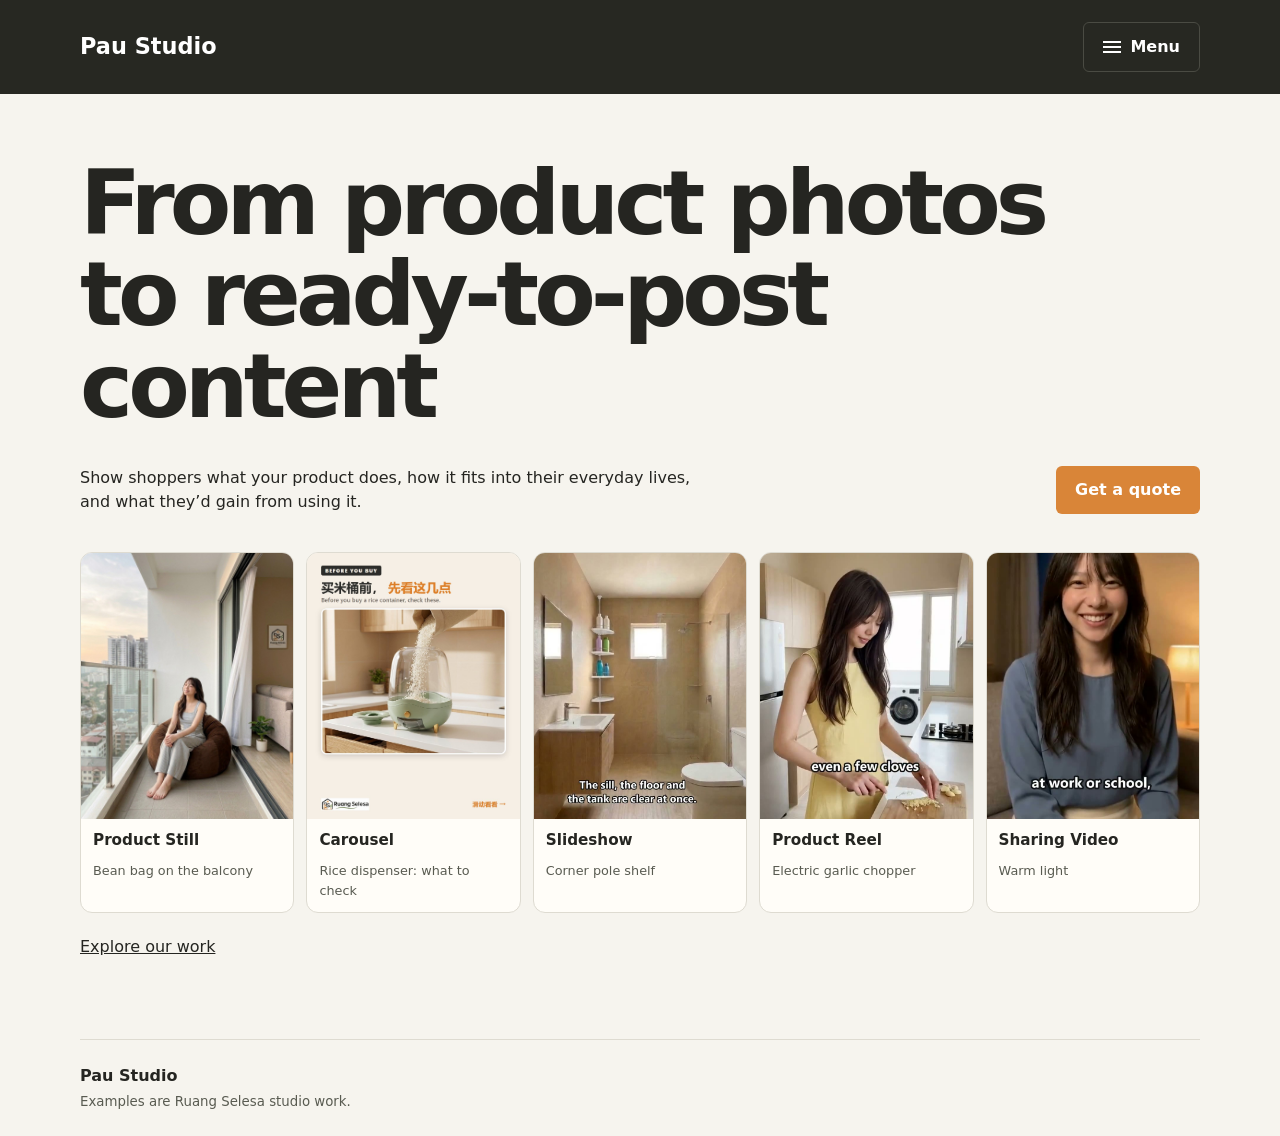
<file: index.html>
<!doctype html>
<html lang="en">
<head>
<meta charset="utf-8"><meta name="viewport" content="width=device-width, initial-scale=1">
<title>Retail social content | Pau Studio</title>
<style>
:root{--ink:#252521;--paper:#f7f4ec;--orange:#f3a14d;--line:#d7d3c8}*{box-sizing:border-box}body{margin:0;background:var(--paper);color:var(--ink);font:16px/1.5 system-ui,sans-serif}a{color:inherit}header,main,footer{width:min(1120px,90%);margin:auto}header{display:flex;justify-content:space-between;align-items:center;padding:22px 0;border-bottom:1px solid var(--line);gap:12px}.logo{font-weight:850;font-size:1.4rem;text-decoration:none}nav{display:flex;gap:18px}nav a{text-decoration:none}nav a:hover{text-decoration:underline}section{padding:64px 0;border-bottom:1px solid var(--line)}h1,h2{line-height:1.02;letter-spacing:-.055em;margin:0 0 18px}h1{font-size:clamp(3rem,7vw,6.3rem);max-width:1010px}h2{font-size:clamp(2.1rem,4.2vw,3.7rem)}p{max-width:60ch} .intro{display:flex;justify-content:space-between;align-items:center;gap:20px;margin-bottom:22px}.cta,button{display:inline-block;border:0;background:var(--orange);color:var(--ink);font:inherit;font-weight:750;text-decoration:none;padding:12px 19px;border-radius:6px;cursor:pointer;white-space:nowrap}.showcase{position:relative;min-height:390px;overflow:hidden;border-radius:12px;background:#696452}.showcase span{position:absolute;bottom:16px;left:16px;background:var(--paper);padding:7px 12px;border-radius:4px}.formats{display:grid;grid-template-columns:repeat(5,1fr);gap:10px;margin-top:24px}.format{background:#e9e6dc;border:1px solid var(--line);border-radius:8px;padding:16px;text-align:left;white-space:normal}.format[aria-pressed=true]{background:var(--orange);border-color:var(--ink)}.sample{margin-top:16px;background:#dedfd3;border-radius:10px;padding:24px}.sample p{margin-bottom:0}.contact{display:grid;grid-template-columns:1fr 1fr;gap:32px}form{display:grid;gap:14px}label{display:grid;gap:4px;font-weight:650}input,select,textarea{padding:10px;background:#fffdf8;border:1px solid #827e72;border-radius:5px;font:inherit;width:100%;color:inherit}textarea{min-height:90px}form button{justify-self:start}footer{padding:24px 0}footer small{display:block;margin-top:4px}@media(max-width:650px){section{padding:42px 0}.intro{align-items:flex-start;flex-direction:column}.showcase{min-height:250px}.formats{grid-template-columns:repeat(2,1fr)}.contact{grid-template-columns:1fr}}
header{position:relative;z-index:2}
.menu-toggle{display:flex;align-items:center;gap:9px;background:transparent;border:1px solid var(--line)}
.menu-toggle:hover,.menu-toggle[aria-expanded=true]{background:var(--orange)}
.menu-icon{display:grid;gap:3px;width:18px}
.menu-icon i{height:2px;background:currentColor}
.site-menu{position:absolute;right:0;top:calc(100% + 8px);display:grid;gap:0;width:min(280px,100%);background:#fffdf8;border:1px solid var(--line);border-radius:8px;padding:8px;box-shadow:0 12px 24px #25252122}
.site-menu[hidden]{display:none}
.site-menu a{padding:11px 14px;border-radius:4px;font-weight:650}
.site-menu a:hover,.site-menu a:focus-visible{background:#ebe7dc}
.service-list{max-width:760px;margin:24px 0 0}
.service-list div{display:grid;grid-template-columns:minmax(130px,1fr) 3fr;gap:12px;padding:12px 0;border-top:1px solid var(--line)}
.service-list dt{font-weight:750}
.service-list dd{margin:0}
@media(max-width:520px){.service-list div{grid-template-columns:1fr;gap:4px}}
.site-menu a[aria-current=page]{background:var(--orange)}</style>
<link rel="stylesheet" href="assets/site.css">
</head>
<body>
<header><a class="logo" href="index.html">Pau Studio</a><button class="menu-toggle" type="button" aria-expanded="false" aria-controls="site-menu"><span class="menu-icon" aria-hidden="true"><i></i><i></i><i></i></span>Menu</button>
<nav class="site-menu" id="site-menu" aria-label="Main navigation" hidden>
<a href="about.html">About</a><a href="services.html">Services</a><a href="work.html">Work</a><a href="contact.html">Contact</a>
</nav></header>
<main>
<section aria-labelledby="hero-title">
<h1 id="hero-title">From product photos to ready-to-post content</h1>
<div class="intro"><p>Show shoppers what your product does, how it fits into their everyday lives, and what they’d gain from using it.</p><a class="cta" href="contact.html">Get a quote</a></div>
<div class="latest" id="latest" aria-label="Latest work in each format"></div>
<p><a href="work.html">Explore our work</a></p></section>
</main>
<footer><strong>Pau Studio</strong><small>Examples are Ruang Selesa studio work.</small></footer>
<script>
const menuToggle = document.querySelector('.menu-toggle');
const siteMenu = document.querySelector('#site-menu');
function setMenuOpen(open) {
  menuToggle.setAttribute('aria-expanded', String(open));
  siteMenu.hidden = !open;
}
menuToggle.addEventListener('click', () => setMenuOpen(siteMenu.hidden));
document.addEventListener('click', event => {
  if (!siteMenu.hidden && !event.target.closest('.menu-toggle, .site-menu')) setMenuOpen(false);
});
document.addEventListener('keydown', event => {
  if (event.key === 'Escape' && !siteMenu.hidden) {
    setMenuOpen(false);
    menuToggle.focus();
  }
});
</script>
<script src="assets/showcase.js"></script>
</body>
</html>
</file>
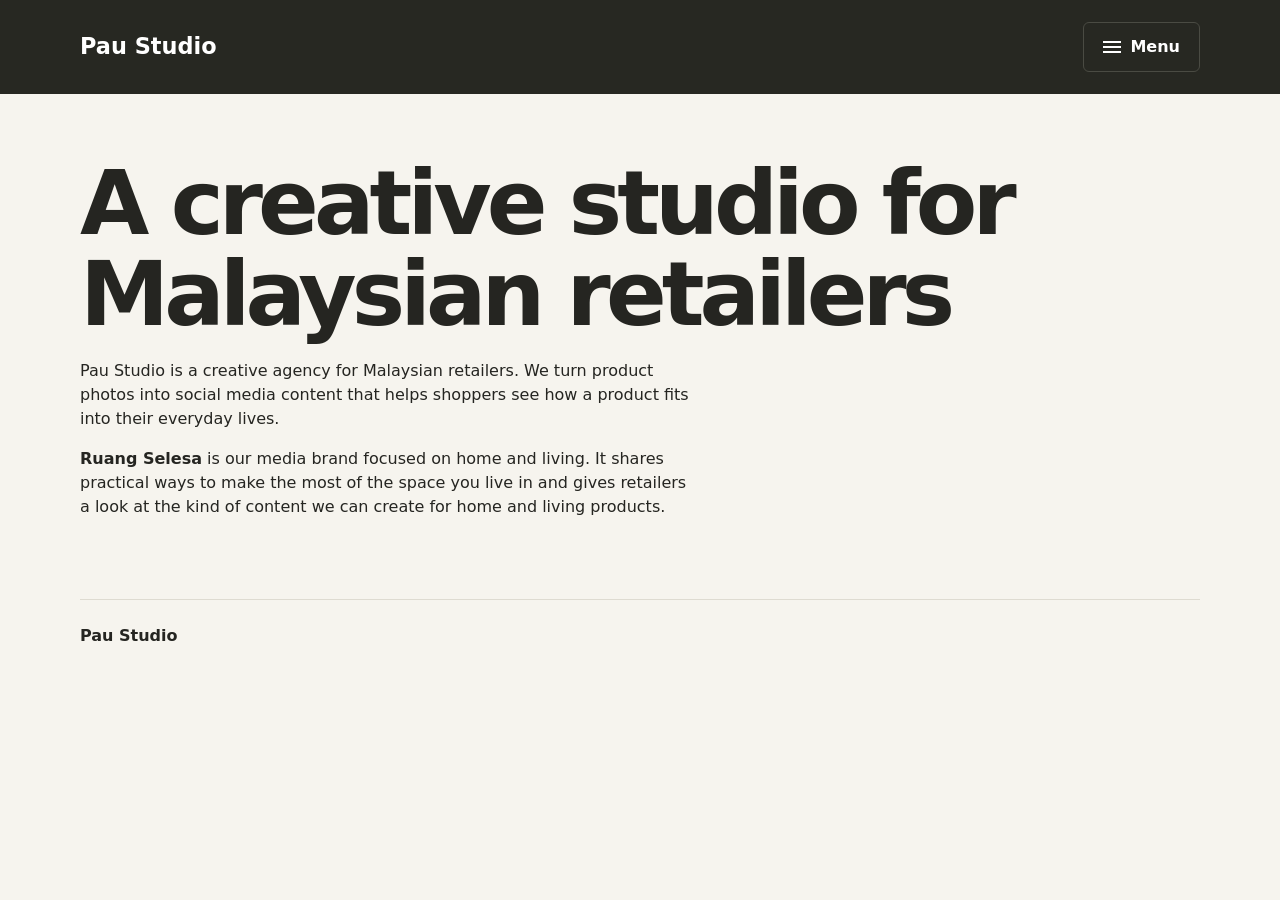
<file: about.html>
<!doctype html>
<html lang="en">
<head>
<meta charset="utf-8"><meta name="viewport" content="width=device-width, initial-scale=1">
<title>About | Pau Studio</title>
<style>
:root{--ink:#252521;--paper:#f7f4ec;--orange:#f3a14d;--line:#d7d3c8}*{box-sizing:border-box}body{margin:0;background:var(--paper);color:var(--ink);font:16px/1.5 system-ui,sans-serif}a{color:inherit}header,main,footer{width:min(1120px,90%);margin:auto}header{display:flex;justify-content:space-between;align-items:center;padding:22px 0;border-bottom:1px solid var(--line);gap:12px}.logo{font-weight:850;font-size:1.4rem;text-decoration:none}nav{display:flex;gap:18px}nav a{text-decoration:none}nav a:hover{text-decoration:underline}section{padding:64px 0;border-bottom:1px solid var(--line)}h1,h2{line-height:1.02;letter-spacing:-.055em;margin:0 0 18px}h1{font-size:clamp(3rem,7vw,6.3rem);max-width:1010px}h2{font-size:clamp(2.1rem,4.2vw,3.7rem)}p{max-width:60ch} .intro{display:flex;justify-content:space-between;align-items:center;gap:20px;margin-bottom:22px}.cta,button{display:inline-block;border:0;background:var(--orange);color:var(--ink);font:inherit;font-weight:750;text-decoration:none;padding:12px 19px;border-radius:6px;cursor:pointer;white-space:nowrap}.showcase{position:relative;min-height:390px;overflow:hidden;border-radius:12px;background:#696452}.showcase span{position:absolute;bottom:16px;left:16px;background:var(--paper);padding:7px 12px;border-radius:4px}.formats{display:grid;grid-template-columns:repeat(5,1fr);gap:10px;margin-top:24px}.format{background:#e9e6dc;border:1px solid var(--line);border-radius:8px;padding:16px;text-align:left;white-space:normal}.format[aria-pressed=true]{background:var(--orange);border-color:var(--ink)}.sample{margin-top:16px;background:#dedfd3;border-radius:10px;padding:24px}.sample p{margin-bottom:0}.contact{display:grid;grid-template-columns:1fr 1fr;gap:32px}form{display:grid;gap:14px}label{display:grid;gap:4px;font-weight:650}input,select,textarea{padding:10px;background:#fffdf8;border:1px solid #827e72;border-radius:5px;font:inherit;width:100%;color:inherit}textarea{min-height:90px}form button{justify-self:start}footer{padding:24px 0}footer small{display:block;margin-top:4px}@media(max-width:650px){section{padding:42px 0}.intro{align-items:flex-start;flex-direction:column}.showcase{min-height:250px}.formats{grid-template-columns:repeat(2,1fr)}.contact{grid-template-columns:1fr}}
header{position:relative;z-index:2}
.menu-toggle{display:flex;align-items:center;gap:9px;background:transparent;border:1px solid var(--line)}
.menu-toggle:hover,.menu-toggle[aria-expanded=true]{background:var(--orange)}
.menu-icon{display:grid;gap:3px;width:18px}
.menu-icon i{height:2px;background:currentColor}
.site-menu{position:absolute;right:0;top:calc(100% + 8px);display:grid;gap:0;width:min(280px,100%);background:#fffdf8;border:1px solid var(--line);border-radius:8px;padding:8px;box-shadow:0 12px 24px #25252122}
.site-menu[hidden]{display:none}
.site-menu a{padding:11px 14px;border-radius:4px;font-weight:650}
.site-menu a:hover,.site-menu a:focus-visible{background:#ebe7dc}
.service-list{max-width:760px;margin:24px 0 0}
.service-list div{display:grid;grid-template-columns:minmax(130px,1fr) 3fr;gap:12px;padding:12px 0;border-top:1px solid var(--line)}
.service-list dt{font-weight:750}
.service-list dd{margin:0}
@media(max-width:520px){.service-list div{grid-template-columns:1fr;gap:4px}}
.site-menu a[aria-current=page]{background:var(--orange)}</style>
<link rel="stylesheet" href="assets/site.css">
</head>
<body>
<header><a class="logo" href="index.html">Pau Studio</a><button class="menu-toggle" type="button" aria-expanded="false" aria-controls="site-menu"><span class="menu-icon" aria-hidden="true"><i></i><i></i><i></i></span>Menu</button>
<nav class="site-menu" id="site-menu" aria-label="Main navigation" hidden>
<a href="about.html" aria-current="page">About</a><a href="services.html">Services</a><a href="work.html">Work</a><a href="contact.html">Contact</a>
</nav></header>
<main>
<section id="about">
<h1>A creative studio for Malaysian retailers</h1>
<p>Pau Studio is a creative agency for Malaysian retailers. We turn product photos into social media content that helps shoppers see how a product fits into their everyday lives.</p>
<p><strong>Ruang Selesa</strong> is our media brand focused on home and living. It shares practical ways to make the most of the space you live in and gives retailers a look at the kind of content we can create for home and living products.</p>
</section>
</main>
<footer><strong>Pau Studio</strong></footer>
<script>
const menuToggle = document.querySelector('.menu-toggle');
const siteMenu = document.querySelector('#site-menu');
function setMenuOpen(open) {
  menuToggle.setAttribute('aria-expanded', String(open));
  siteMenu.hidden = !open;
}
menuToggle.addEventListener('click', () => setMenuOpen(siteMenu.hidden));
document.addEventListener('click', event => {
  if (!siteMenu.hidden && !event.target.closest('.menu-toggle, .site-menu')) setMenuOpen(false);
});
document.addEventListener('keydown', event => {
  if (event.key === 'Escape' && !siteMenu.hidden) {
    setMenuOpen(false);
    menuToggle.focus();
  }
});
</script>
</body>
</html>
</file>
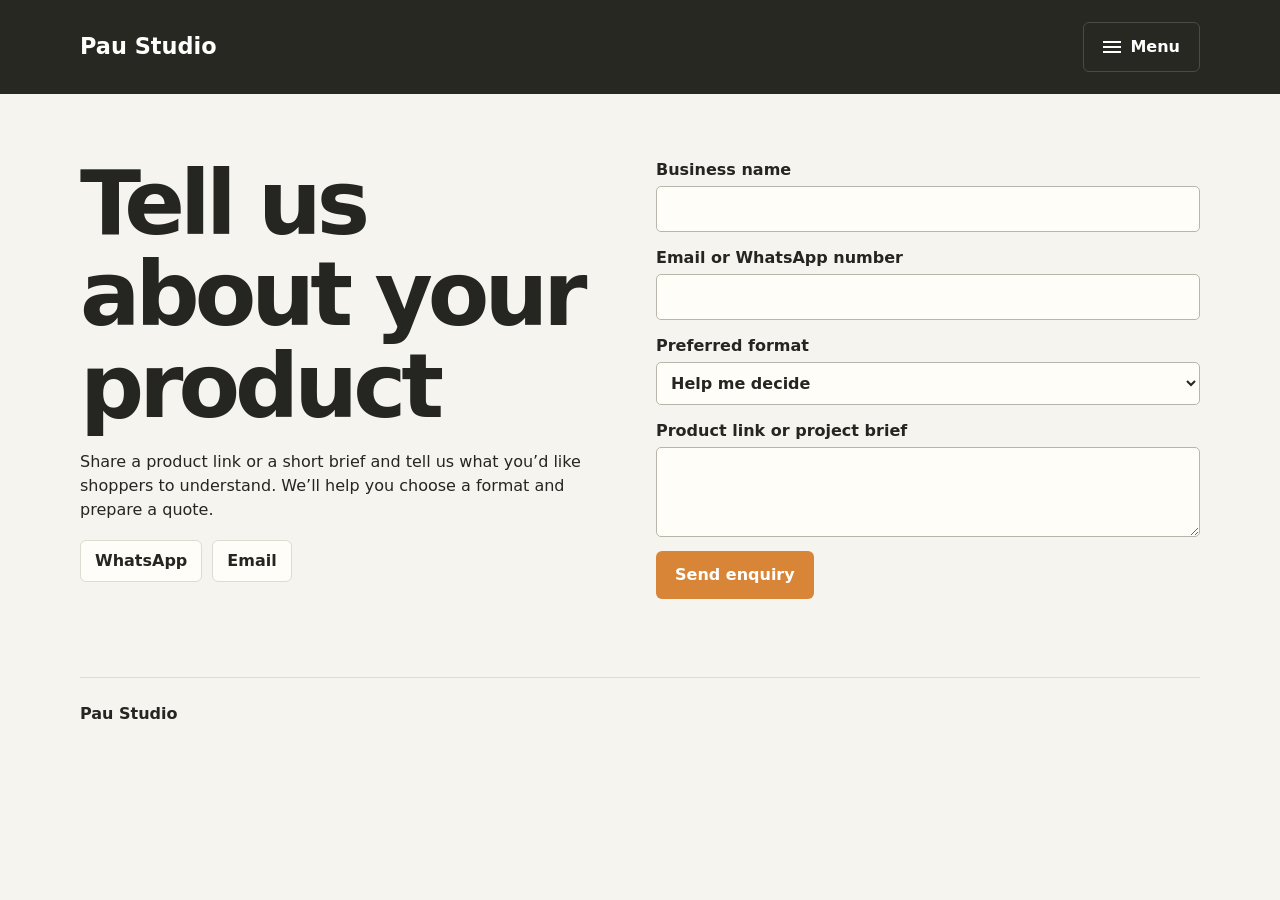
<file: contact.html>
<!doctype html>
<html lang="en">
<head>
<meta charset="utf-8"><meta name="viewport" content="width=device-width, initial-scale=1">
<title>Contact | Pau Studio</title>
<style>
:root{--ink:#252521;--paper:#f7f4ec;--orange:#f3a14d;--line:#d7d3c8}*{box-sizing:border-box}body{margin:0;background:var(--paper);color:var(--ink);font:16px/1.5 system-ui,sans-serif}a{color:inherit}header,main,footer{width:min(1120px,90%);margin:auto}header{display:flex;justify-content:space-between;align-items:center;padding:22px 0;border-bottom:1px solid var(--line);gap:12px}.logo{font-weight:850;font-size:1.4rem;text-decoration:none}nav{display:flex;gap:18px}nav a{text-decoration:none}nav a:hover{text-decoration:underline}section{padding:64px 0;border-bottom:1px solid var(--line)}h1,h2{line-height:1.02;letter-spacing:-.055em;margin:0 0 18px}h1{font-size:clamp(3rem,7vw,6.3rem);max-width:1010px}h2{font-size:clamp(2.1rem,4.2vw,3.7rem)}p{max-width:60ch} .intro{display:flex;justify-content:space-between;align-items:center;gap:20px;margin-bottom:22px}.cta,button{display:inline-block;border:0;background:var(--orange);color:var(--ink);font:inherit;font-weight:750;text-decoration:none;padding:12px 19px;border-radius:6px;cursor:pointer;white-space:nowrap}.showcase{position:relative;min-height:390px;overflow:hidden;border-radius:12px;background:#696452}.showcase span{position:absolute;bottom:16px;left:16px;background:var(--paper);padding:7px 12px;border-radius:4px}.formats{display:grid;grid-template-columns:repeat(5,1fr);gap:10px;margin-top:24px}.format{background:#e9e6dc;border:1px solid var(--line);border-radius:8px;padding:16px;text-align:left;white-space:normal}.format[aria-pressed=true]{background:var(--orange);border-color:var(--ink)}.sample{margin-top:16px;background:#dedfd3;border-radius:10px;padding:24px}.sample p{margin-bottom:0}.contact{display:grid;grid-template-columns:1fr 1fr;gap:32px}form{display:grid;gap:14px}label{display:grid;gap:4px;font-weight:650}input,select,textarea{padding:10px;background:#fffdf8;border:1px solid #827e72;border-radius:5px;font:inherit;width:100%;color:inherit}textarea{min-height:90px}form button{justify-self:start}footer{padding:24px 0}footer small{display:block;margin-top:4px}@media(max-width:650px){section{padding:42px 0}.intro{align-items:flex-start;flex-direction:column}.showcase{min-height:250px}.formats{grid-template-columns:repeat(2,1fr)}.contact{grid-template-columns:1fr}}
header{position:relative;z-index:2}
.menu-toggle{display:flex;align-items:center;gap:9px;background:transparent;border:1px solid var(--line)}
.menu-toggle:hover,.menu-toggle[aria-expanded=true]{background:var(--orange)}
.menu-icon{display:grid;gap:3px;width:18px}
.menu-icon i{height:2px;background:currentColor}
.site-menu{position:absolute;right:0;top:calc(100% + 8px);display:grid;gap:0;width:min(280px,100%);background:#fffdf8;border:1px solid var(--line);border-radius:8px;padding:8px;box-shadow:0 12px 24px #25252122}
.site-menu[hidden]{display:none}
.site-menu a{padding:11px 14px;border-radius:4px;font-weight:650}
.site-menu a:hover,.site-menu a:focus-visible{background:#ebe7dc}
.service-list{max-width:760px;margin:24px 0 0}
.service-list div{display:grid;grid-template-columns:minmax(130px,1fr) 3fr;gap:12px;padding:12px 0;border-top:1px solid var(--line)}
.service-list dt{font-weight:750}
.service-list dd{margin:0}
@media(max-width:520px){.service-list div{grid-template-columns:1fr;gap:4px}}
.site-menu a[aria-current=page]{background:var(--orange)}</style>
<link rel="stylesheet" href="assets/site.css">
</head>
<body>
<header><a class="logo" href="index.html">Pau Studio</a><button class="menu-toggle" type="button" aria-expanded="false" aria-controls="site-menu"><span class="menu-icon" aria-hidden="true"><i></i><i></i><i></i></span>Menu</button>
<nav class="site-menu" id="site-menu" aria-label="Main navigation" hidden>
<a href="about.html">About</a><a href="services.html">Services</a><a href="work.html">Work</a><a href="contact.html" aria-current="page">Contact</a>
</nav></header>
<main>
<section class="contact" id="contact">
<div><h1>Tell us about your product</h1><p>Share a product link or a short brief and tell us what you’d like shoppers to understand. We’ll help you choose a format and prepare a quote.</p>
<div class="direct"><a href="https://wa.me/60149207099?text=Hi%20Pau%20Studio%2C%20I%27d%20like%20to%20ask%20about%20content%20for%20my%20product." target="_blank" rel="noopener">WhatsApp</a><a href="mailto:admin@pauanalytics.com?subject=Pau%20Studio%20enquiry">Email</a></div></div>
<form id="enquiry" data-source="contact">
<label class="trap" aria-hidden="true">Website<input name="website" tabindex="-1" autocomplete="off"></label>
<label>Business name<input name="business" autocomplete="organization" required></label>
<label>Email or WhatsApp number<input name="contact" required></label>
<label>Preferred format<select name="format"><option>Help me decide</option><option>Product Still</option><option>Carousel</option><option>Slideshow</option><option>Product Reel</option><option>Sharing Video</option></select></label>
<label>Product link or project brief<textarea name="brief" required></textarea></label>
<button type="submit">Send enquiry</button><div id="status" role="status"></div>
</form>
</section>
</main>
<footer><strong>Pau Studio</strong></footer>
<script>
const menuToggle = document.querySelector('.menu-toggle');
const siteMenu = document.querySelector('#site-menu');
function setMenuOpen(open) {
  menuToggle.setAttribute('aria-expanded', String(open));
  siteMenu.hidden = !open;
}
menuToggle.addEventListener('click', () => setMenuOpen(siteMenu.hidden));
document.addEventListener('click', event => {
  if (!siteMenu.hidden && !event.target.closest('.menu-toggle, .site-menu')) setMenuOpen(false);
});
document.addEventListener('keydown', event => {
  if (event.key === 'Escape' && !siteMenu.hidden) {
    setMenuOpen(false);
    menuToggle.focus();
  }
});
</script>
<script src="assets/contact.js"></script>
</body>
</html>
</file>
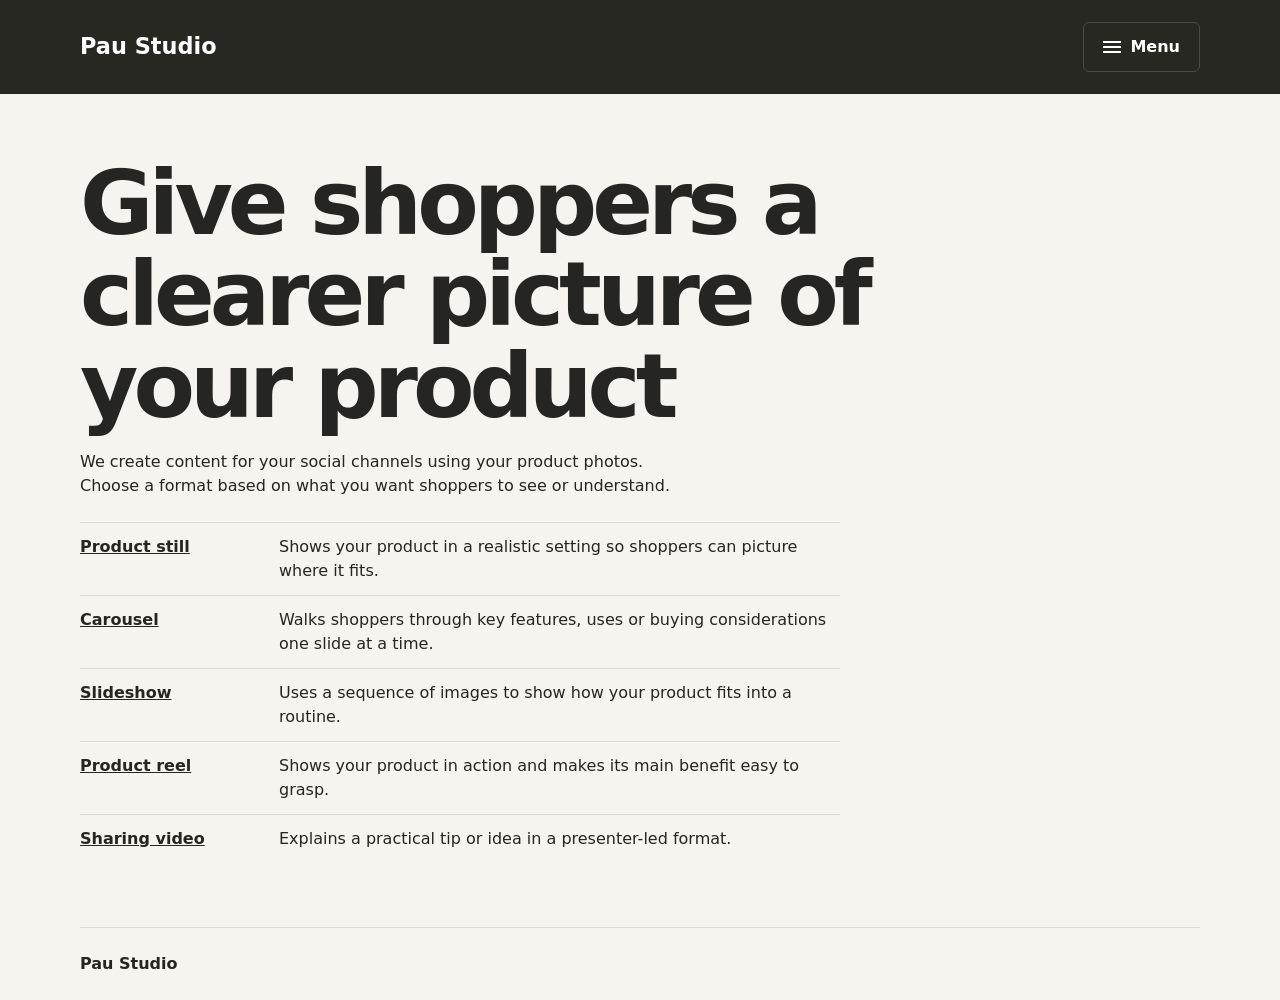
<file: services.html>
<!doctype html>
<html lang="en">
<head>
<meta charset="utf-8"><meta name="viewport" content="width=device-width, initial-scale=1">
<title>Services | Pau Studio</title>
<style>
:root{--ink:#252521;--paper:#f7f4ec;--orange:#f3a14d;--line:#d7d3c8}*{box-sizing:border-box}body{margin:0;background:var(--paper);color:var(--ink);font:16px/1.5 system-ui,sans-serif}a{color:inherit}header,main,footer{width:min(1120px,90%);margin:auto}header{display:flex;justify-content:space-between;align-items:center;padding:22px 0;border-bottom:1px solid var(--line);gap:12px}.logo{font-weight:850;font-size:1.4rem;text-decoration:none}nav{display:flex;gap:18px}nav a{text-decoration:none}nav a:hover{text-decoration:underline}section{padding:64px 0;border-bottom:1px solid var(--line)}h1,h2{line-height:1.02;letter-spacing:-.055em;margin:0 0 18px}h1{font-size:clamp(3rem,7vw,6.3rem);max-width:1010px}h2{font-size:clamp(2.1rem,4.2vw,3.7rem)}p{max-width:60ch} .intro{display:flex;justify-content:space-between;align-items:center;gap:20px;margin-bottom:22px}.cta,button{display:inline-block;border:0;background:var(--orange);color:var(--ink);font:inherit;font-weight:750;text-decoration:none;padding:12px 19px;border-radius:6px;cursor:pointer;white-space:nowrap}.showcase{position:relative;min-height:390px;overflow:hidden;border-radius:12px;background:#696452}.showcase span{position:absolute;bottom:16px;left:16px;background:var(--paper);padding:7px 12px;border-radius:4px}.formats{display:grid;grid-template-columns:repeat(5,1fr);gap:10px;margin-top:24px}.format{background:#e9e6dc;border:1px solid var(--line);border-radius:8px;padding:16px;text-align:left;white-space:normal}.format[aria-pressed=true]{background:var(--orange);border-color:var(--ink)}.sample{margin-top:16px;background:#dedfd3;border-radius:10px;padding:24px}.sample p{margin-bottom:0}.contact{display:grid;grid-template-columns:1fr 1fr;gap:32px}form{display:grid;gap:14px}label{display:grid;gap:4px;font-weight:650}input,select,textarea{padding:10px;background:#fffdf8;border:1px solid #827e72;border-radius:5px;font:inherit;width:100%;color:inherit}textarea{min-height:90px}form button{justify-self:start}footer{padding:24px 0}footer small{display:block;margin-top:4px}@media(max-width:650px){section{padding:42px 0}.intro{align-items:flex-start;flex-direction:column}.showcase{min-height:250px}.formats{grid-template-columns:repeat(2,1fr)}.contact{grid-template-columns:1fr}}
header{position:relative;z-index:2}
.menu-toggle{display:flex;align-items:center;gap:9px;background:transparent;border:1px solid var(--line)}
.menu-toggle:hover,.menu-toggle[aria-expanded=true]{background:var(--orange)}
.menu-icon{display:grid;gap:3px;width:18px}
.menu-icon i{height:2px;background:currentColor}
.site-menu{position:absolute;right:0;top:calc(100% + 8px);display:grid;gap:0;width:min(280px,100%);background:#fffdf8;border:1px solid var(--line);border-radius:8px;padding:8px;box-shadow:0 12px 24px #25252122}
.site-menu[hidden]{display:none}
.site-menu a{padding:11px 14px;border-radius:4px;font-weight:650}
.site-menu a:hover,.site-menu a:focus-visible{background:#ebe7dc}
.service-list{max-width:760px;margin:24px 0 0}
.service-list div{display:grid;grid-template-columns:minmax(130px,1fr) 3fr;gap:12px;padding:12px 0;border-top:1px solid var(--line)}
.service-list dt{font-weight:750}
.service-list dd{margin:0}
@media(max-width:520px){.service-list div{grid-template-columns:1fr;gap:4px}}
.site-menu a[aria-current=page]{background:var(--orange)}</style>
<link rel="stylesheet" href="assets/site.css">
</head>
<body>
<header><a class="logo" href="index.html">Pau Studio</a><button class="menu-toggle" type="button" aria-expanded="false" aria-controls="site-menu"><span class="menu-icon" aria-hidden="true"><i></i><i></i><i></i></span>Menu</button>
<nav class="site-menu" id="site-menu" aria-label="Main navigation" hidden>
<a href="about.html">About</a><a href="services.html" aria-current="page">Services</a><a href="work.html">Work</a><a href="contact.html">Contact</a>
</nav></header>
<main>
<section id="services">
<h1>Give shoppers a clearer picture of your product</h1>
<p>We create content for your social channels using your product photos. Choose a format based on what you want shoppers to see or understand.</p>
<dl class="service-list">
<div><dt><a href="work.html#product-still">Product still</a></dt><dd>Shows your product in a realistic setting so shoppers can picture where it fits.</dd></div>
<div><dt><a href="work.html#carousel">Carousel</a></dt><dd>Walks shoppers through key features, uses or buying considerations one slide at a time.</dd></div>
<div><dt><a href="work.html#slideshow">Slideshow</a></dt><dd>Uses a sequence of images to show how your product fits into a routine.</dd></div>
<div><dt><a href="work.html#product-reel">Product reel</a></dt><dd>Shows your product in action and makes its main benefit easy to grasp.</dd></div>
<div><dt><a href="work.html#sharing-video">Sharing video</a></dt><dd>Explains a practical tip or idea in a presenter-led format.</dd></div>
</dl>
</section>
</main>
<footer><strong>Pau Studio</strong></footer>
<script>
const menuToggle = document.querySelector('.menu-toggle');
const siteMenu = document.querySelector('#site-menu');
function setMenuOpen(open) {
  menuToggle.setAttribute('aria-expanded', String(open));
  siteMenu.hidden = !open;
}
menuToggle.addEventListener('click', () => setMenuOpen(siteMenu.hidden));
document.addEventListener('click', event => {
  if (!siteMenu.hidden && !event.target.closest('.menu-toggle, .site-menu')) setMenuOpen(false);
});
document.addEventListener('keydown', event => {
  if (event.key === 'Escape' && !siteMenu.hidden) {
    setMenuOpen(false);
    menuToggle.focus();
  }
});
</script>
</body>
</html>
</file>
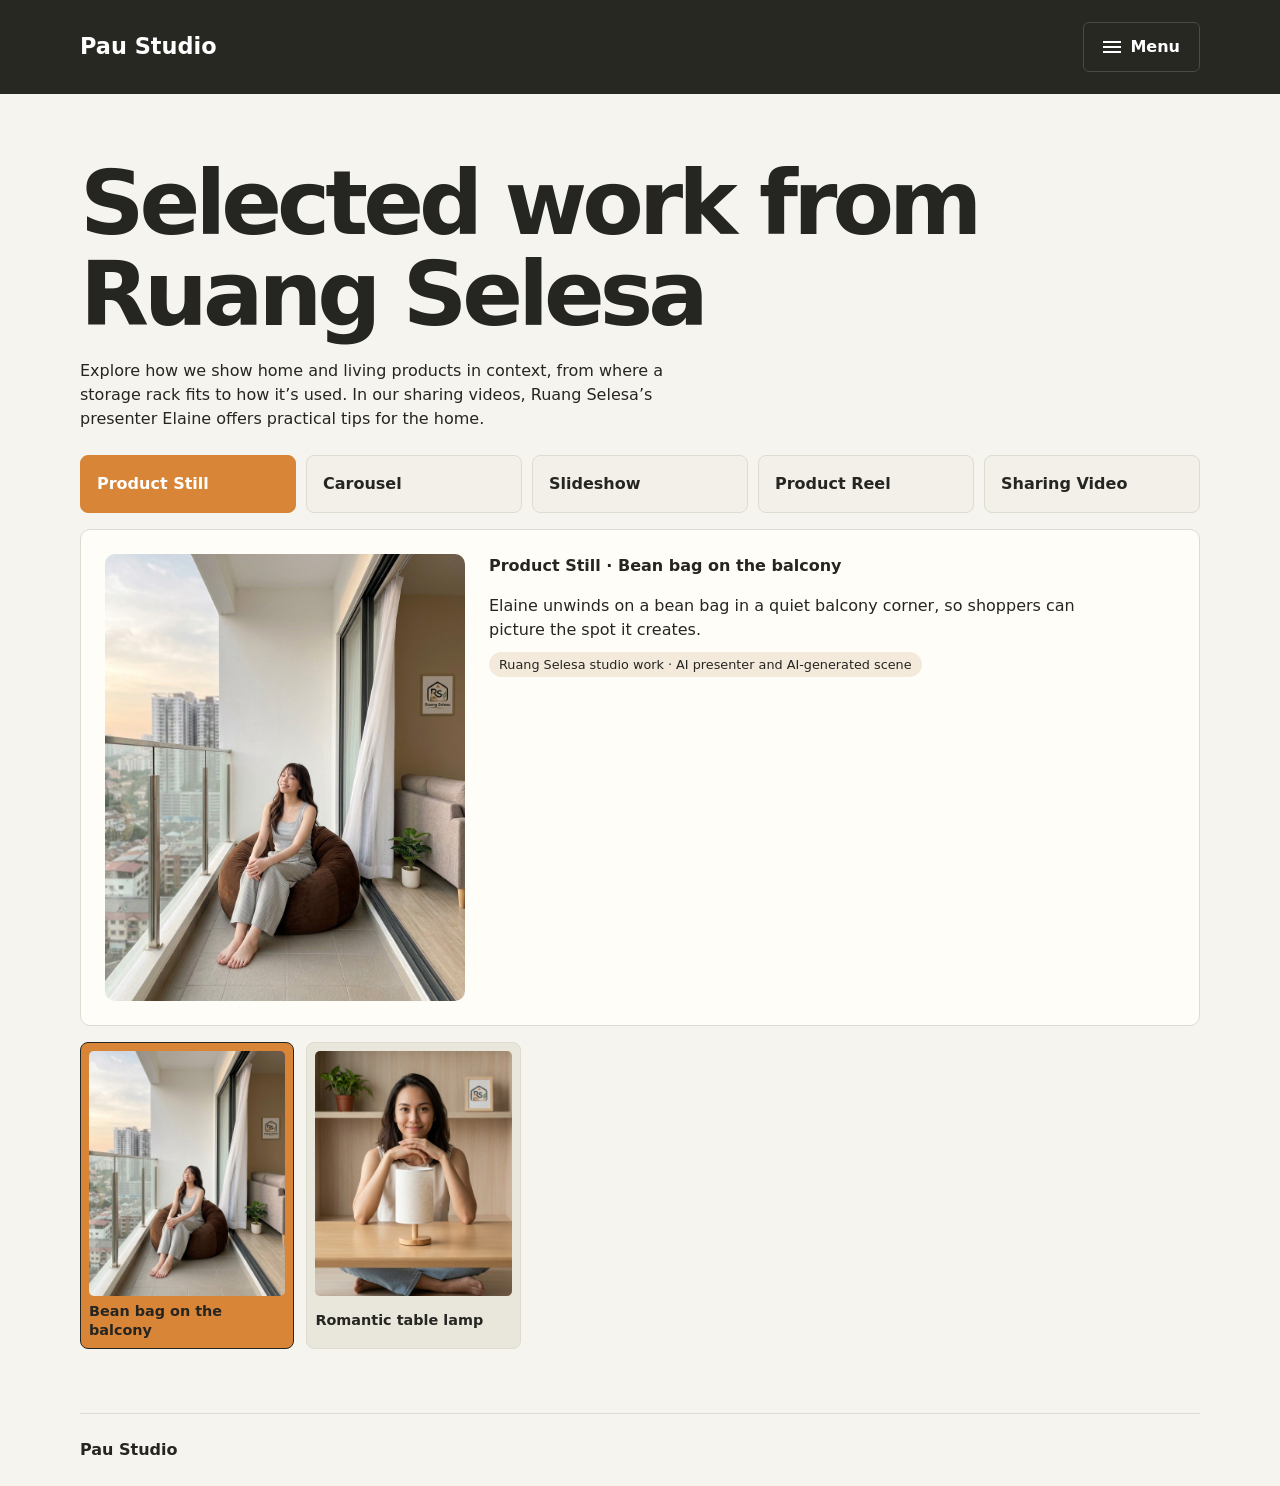
<file: work.html>
<!doctype html>
<html lang="en">
<head>
<meta charset="utf-8"><meta name="viewport" content="width=device-width, initial-scale=1">
<title>Work | Pau Studio</title>
<style>
:root{--ink:#252521;--paper:#f7f4ec;--orange:#f3a14d;--line:#d7d3c8}*{box-sizing:border-box}body{margin:0;background:var(--paper);color:var(--ink);font:16px/1.5 system-ui,sans-serif}a{color:inherit}header,main,footer{width:min(1120px,90%);margin:auto}header{display:flex;justify-content:space-between;align-items:center;padding:22px 0;border-bottom:1px solid var(--line);gap:12px}.logo{font-weight:850;font-size:1.4rem;text-decoration:none}nav{display:flex;gap:18px}nav a{text-decoration:none}nav a:hover{text-decoration:underline}section{padding:64px 0;border-bottom:1px solid var(--line)}h1,h2{line-height:1.02;letter-spacing:-.055em;margin:0 0 18px}h1{font-size:clamp(3rem,7vw,6.3rem);max-width:1010px}h2{font-size:clamp(2.1rem,4.2vw,3.7rem)}p{max-width:60ch} .intro{display:flex;justify-content:space-between;align-items:center;gap:20px;margin-bottom:22px}.cta,button{display:inline-block;border:0;background:var(--orange);color:var(--ink);font:inherit;font-weight:750;text-decoration:none;padding:12px 19px;border-radius:6px;cursor:pointer;white-space:nowrap}.showcase{position:relative;min-height:390px;overflow:hidden;border-radius:12px;background:#696452}.showcase span{position:absolute;bottom:16px;left:16px;background:var(--paper);padding:7px 12px;border-radius:4px}.formats{display:grid;grid-template-columns:repeat(5,1fr);gap:10px;margin-top:24px}.format{background:#e9e6dc;border:1px solid var(--line);border-radius:8px;padding:16px;text-align:left;white-space:normal}.format[aria-pressed=true]{background:var(--orange);border-color:var(--ink)}.sample{margin-top:16px;background:#dedfd3;border-radius:10px;padding:24px}.sample p{margin-bottom:0}.contact{display:grid;grid-template-columns:1fr 1fr;gap:32px}form{display:grid;gap:14px}label{display:grid;gap:4px;font-weight:650}input,select,textarea{padding:10px;background:#fffdf8;border:1px solid #827e72;border-radius:5px;font:inherit;width:100%;color:inherit}textarea{min-height:90px}form button{justify-self:start}footer{padding:24px 0}footer small{display:block;margin-top:4px}@media(max-width:650px){section{padding:42px 0}.intro{align-items:flex-start;flex-direction:column}.showcase{min-height:250px}.formats{grid-template-columns:repeat(2,1fr)}.contact{grid-template-columns:1fr}}
header{position:relative;z-index:2}
.menu-toggle{display:flex;align-items:center;gap:9px;background:transparent;border:1px solid var(--line)}
.menu-toggle:hover,.menu-toggle[aria-expanded=true]{background:var(--orange)}
.menu-icon{display:grid;gap:3px;width:18px}
.menu-icon i{height:2px;background:currentColor}
.site-menu{position:absolute;right:0;top:calc(100% + 8px);display:grid;gap:0;width:min(280px,100%);background:#fffdf8;border:1px solid var(--line);border-radius:8px;padding:8px;box-shadow:0 12px 24px #25252122}
.site-menu[hidden]{display:none}
.site-menu a{padding:11px 14px;border-radius:4px;font-weight:650}
.site-menu a:hover,.site-menu a:focus-visible{background:#ebe7dc}
.service-list{max-width:760px;margin:24px 0 0}
.service-list div{display:grid;grid-template-columns:minmax(130px,1fr) 3fr;gap:12px;padding:12px 0;border-top:1px solid var(--line)}
.service-list dt{font-weight:750}
.service-list dd{margin:0}
@media(max-width:520px){.service-list div{grid-template-columns:1fr;gap:4px}}
.site-menu a[aria-current=page]{background:var(--orange)}
.cards{display:grid;grid-template-columns:repeat(5,1fr);gap:12px;margin-top:16px}
.card{display:grid;gap:6px;padding:8px;background:#e9e6dc;border:1px solid var(--line);border-radius:8px;text-align:left;font-weight:650;white-space:normal;color:var(--ink)}
.card img{width:100%;aspect-ratio:4/5;object-fit:cover;border-radius:5px;display:block}
.card span{font-size:.9rem;line-height:1.3}
.card[aria-current=true]{background:var(--orange);border-color:var(--ink)}
@media(max-width:650px){.cards{grid-template-columns:repeat(2,1fr)}}</style>
<link rel="stylesheet" href="assets/site.css">
</head>
<body>
<header><a class="logo" href="index.html">Pau Studio</a><button class="menu-toggle" type="button" aria-expanded="false" aria-controls="site-menu"><span class="menu-icon" aria-hidden="true"><i></i><i></i><i></i></span>Menu</button>
<nav class="site-menu" id="site-menu" aria-label="Main navigation" hidden>
<a href="about.html">About</a><a href="services.html">Services</a><a href="work.html" aria-current="page">Work</a><a href="contact.html">Contact</a>
</nav></header>
<main>
<section id="work">
<h1>Selected work from Ruang Selesa</h1>
<p>Explore how we show home and living products in context, from where a storage rack fits to how it’s used. In our sharing videos, Ruang Selesa’s presenter Elaine offers practical tips for the home.</p>
<div class="formats" id="format-buttons" role="group" aria-label="Content formats"></div>
<div class="sample viewer" id="viewer" aria-live="polite"></div>
<div class="cards" id="cards" aria-label="Latest work in this format"></div>
</section>
</main>
<footer><strong>Pau Studio</strong></footer>
<script>
const menuToggle = document.querySelector('.menu-toggle');
const siteMenu = document.querySelector('#site-menu');
function setMenuOpen(open) {
  menuToggle.setAttribute('aria-expanded', String(open));
  siteMenu.hidden = !open;
}
menuToggle.addEventListener('click', () => setMenuOpen(siteMenu.hidden));
document.addEventListener('click', event => {
  if (!siteMenu.hidden && !event.target.closest('.menu-toggle, .site-menu')) setMenuOpen(false);
});
document.addEventListener('keydown', event => {
  if (event.key === 'Escape' && !siteMenu.hidden) {
    setMenuOpen(false);
    menuToggle.focus();
  }
});
</script>
<script src="assets/showcase.js"></script>
</body>
</html>
</file>
<file: assets/site.css>
/* Pau Studio site: colour tone shared with the internal dashboard */
:root{--ink:#252521;--paper:#f6f4ee;--orange:#d98538;--orange-ink:#fff;--line:#dedbd1;--panel:#fffdf8;--muted:#595b51;--soft:#f2f0e9;--tag:#f4eadc;--bar:#272822}
body{background:var(--paper);color:var(--ink)}
body{overflow-x:clip}
header{color:#fff;border-bottom:0}
header::before{content:"";position:absolute;top:0;bottom:0;left:-100vmax;right:-100vmax;background:var(--bar);z-index:-1}
header .logo{color:#fff}
.menu-toggle{color:#fff;border-color:#4a4b43}
.menu-toggle:hover,.menu-toggle[aria-expanded=true]{background:var(--orange);color:var(--orange-ink);border-color:var(--orange)}
.site-menu{background:var(--panel);color:var(--ink);border-color:var(--line)}
.site-menu a:hover,.site-menu a:focus-visible{background:var(--soft)}
.site-menu a[aria-current=page]{background:var(--orange);color:var(--orange-ink)}
.cta,button{background:var(--orange);color:var(--orange-ink)}
.format{background:var(--soft);color:var(--ink);border-color:var(--line)}
.format[aria-pressed=true]{background:var(--orange);color:var(--orange-ink);border-color:var(--orange)}
.sample{background:var(--panel);border:1px solid var(--line)}
input,select,textarea{background:var(--panel);border-color:#b9b5aa}
section{border-bottom-color:var(--line)}
footer{color:var(--muted)}
footer strong{color:var(--ink)}

/* Showcase: Home grid and Work viewer */
.latest{display:grid;grid-template-columns:repeat(5,1fr);gap:12px;margin:8px 0 22px}
.tile{display:block;text-decoration:none;background:var(--panel);border:1px solid var(--line);border-radius:12px;overflow:hidden}
.tile img{display:block;width:100%;aspect-ratio:4/5;object-fit:cover;background:var(--soft)}
.tile span{display:block;padding:10px 12px;font-weight:700;font-size:.95rem}
.tile small{display:block;padding:0 12px 12px;color:var(--muted);font-size:.8rem}
.tile:hover{border-color:var(--orange)}
.viewer{display:grid;grid-template-columns:minmax(0,360px) 1fr;gap:24px;align-items:start}
.media{position:relative;background:var(--soft);border-radius:10px;overflow:hidden}
.media img,.media video{display:block;width:100%;height:auto}
.slides-nav{display:flex;align-items:center;justify-content:space-between;gap:8px;margin-top:8px}
.slides-nav button{padding:6px 14px}
.label{display:inline-block;font-size:.8rem;background:var(--tag);color:var(--ink);padding:3px 10px;border-radius:20px;margin-top:10px}
.unavailable{padding:40px 16px;text-align:center;color:var(--muted)}
.direct{margin-top:18px;display:flex;gap:10px;flex-wrap:wrap}
.direct a{background:var(--panel);border:1px solid var(--line);border-radius:6px;padding:8px 14px;text-decoration:none;font-weight:650}
.direct a:hover{border-color:var(--orange)}
.trap{position:absolute;left:-9999px;width:1px;height:1px;overflow:hidden}
#status{font-weight:650}
#status.ok{color:#2f6a3a}#status.err{color:#a3361f}
@media(max-width:900px){.latest{grid-template-columns:repeat(3,1fr)}}
@media(max-width:650px){.latest{grid-template-columns:repeat(2,1fr)}.viewer{grid-template-columns:1fr}}
</file>
